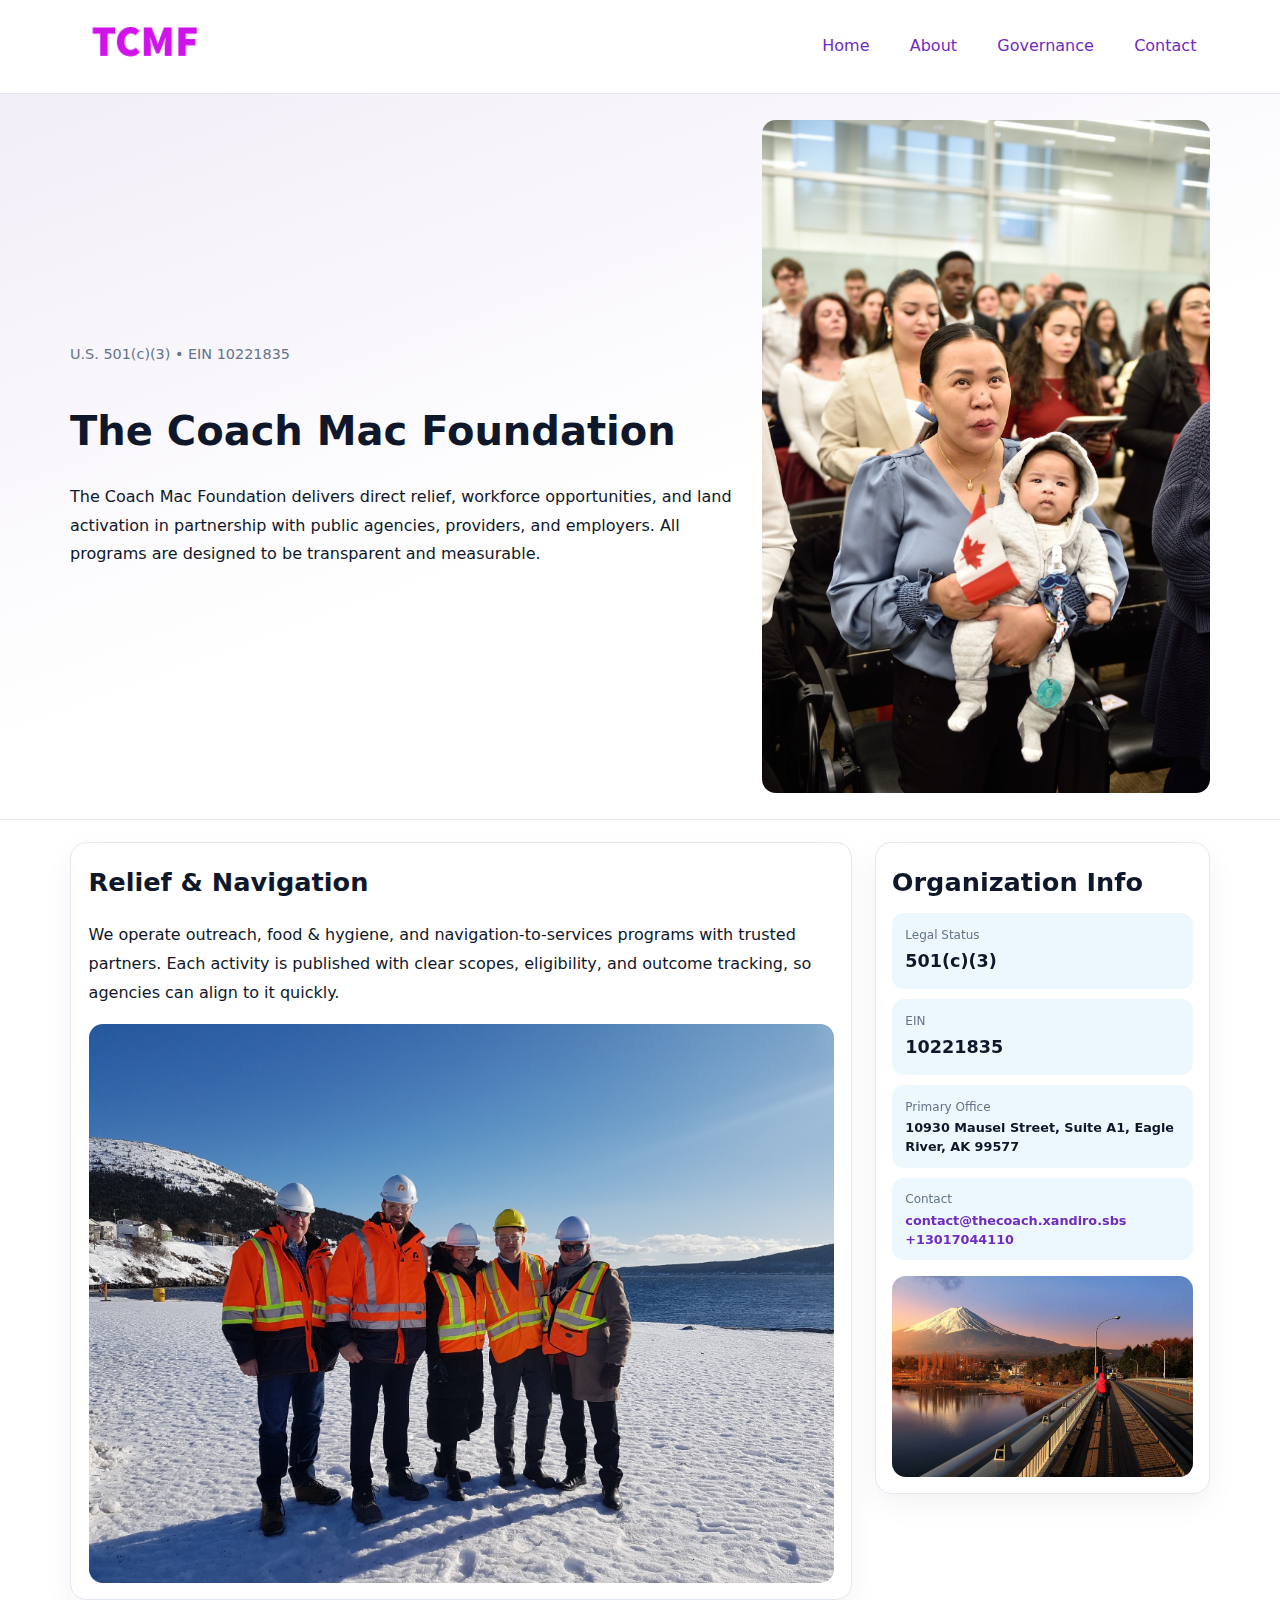
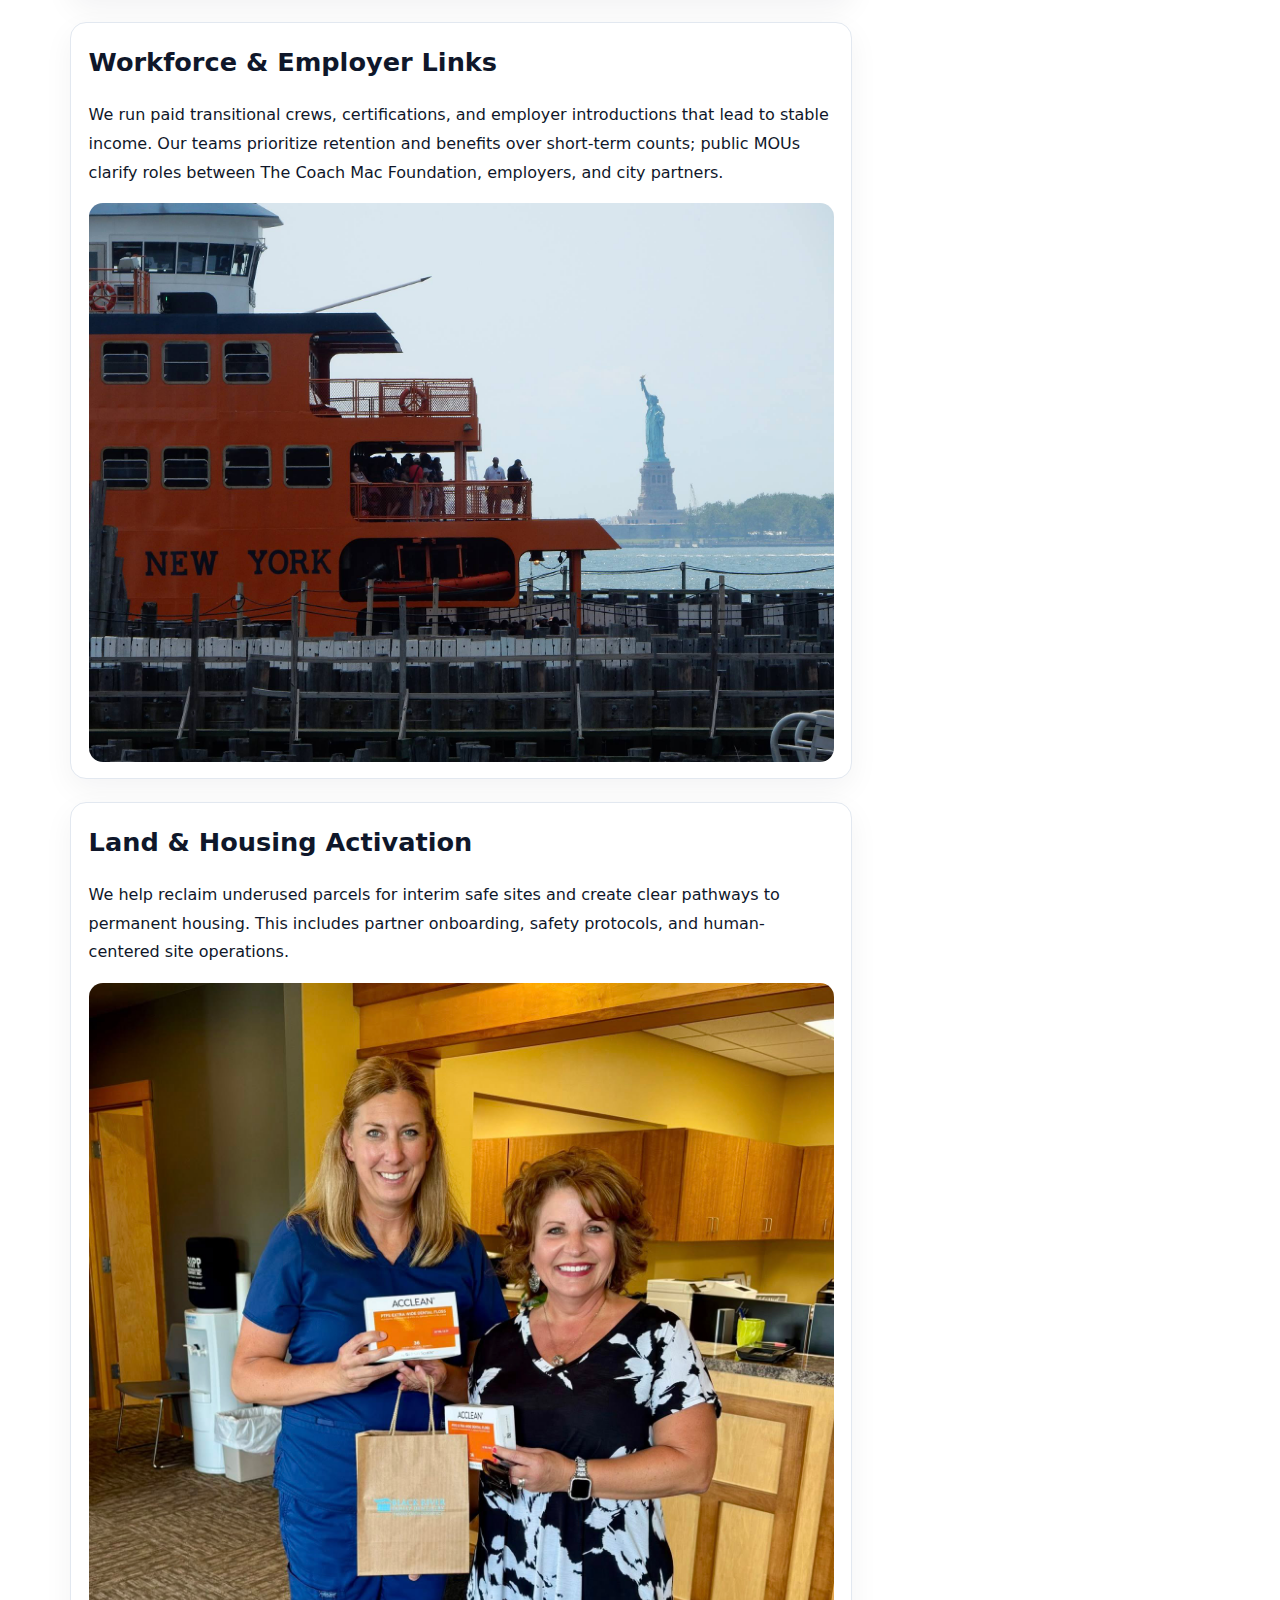
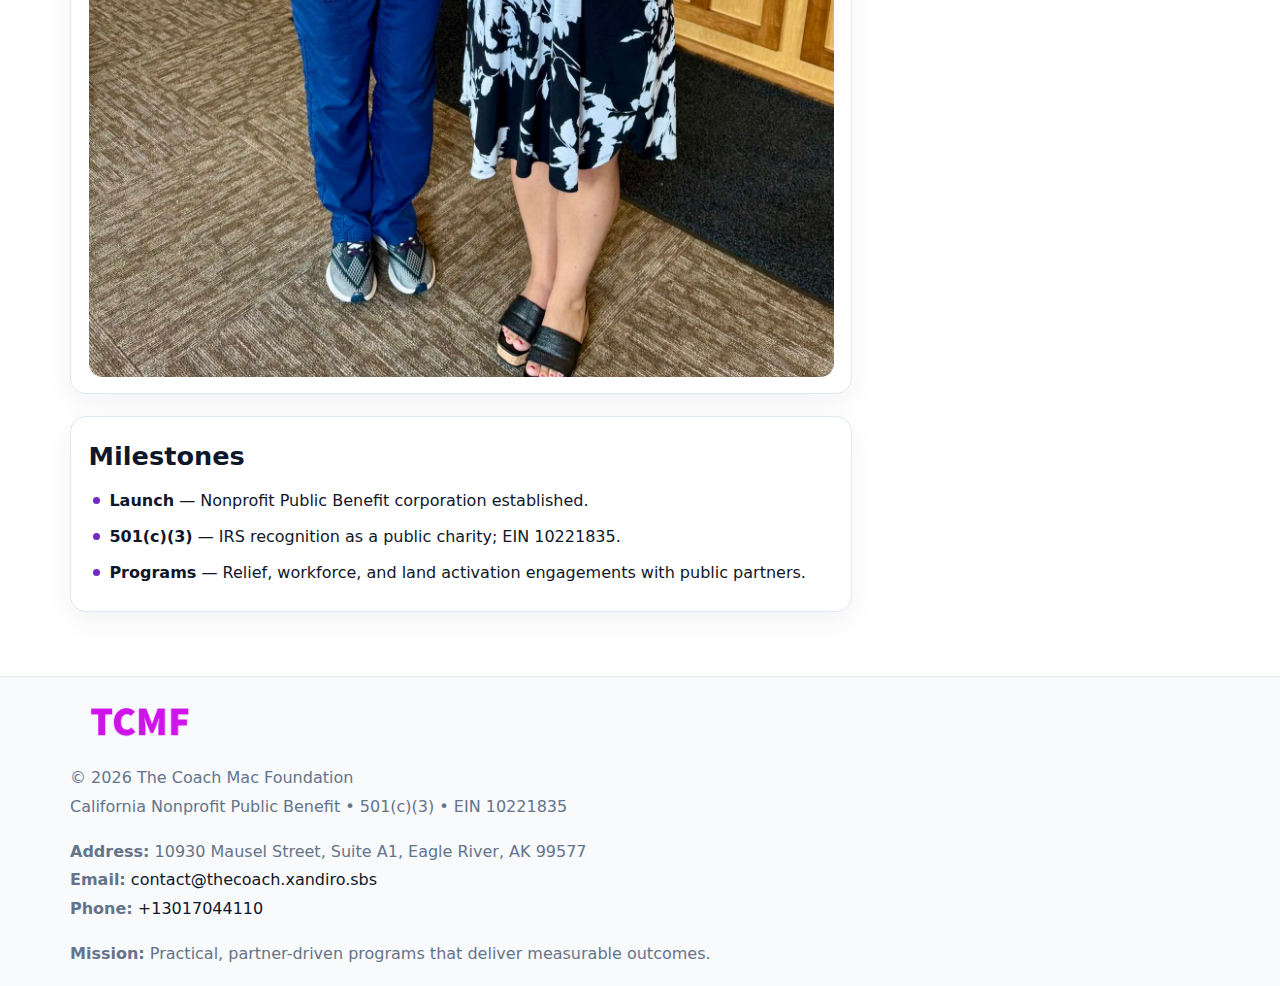
<file: index.html>
<!doctype html><html lang="en"><head>
<meta charset="utf-8">
<meta name="viewport" content="width=device-width,initial-scale=1">
<title>The Coach Mac Foundation – Nonprofit • 2025</title>
<link rel="stylesheet" href="assets/styles.css">
<link rel="icon" href="images/logo.png">
<meta name="data-ein" content="10221835">
<meta name="data-name" content="The Coach Mac Foundation">
<meta name="data-email" content="contact@thecoach.xandiro.sbs">
<meta name="data-phone" content="+13017044110">
<meta name="data-address" content="10930 Mausel Street, Suite A1,
Eagle River, AK 99577">
<meta name="data-map" content="10930+Mausel+Street,+Suite+A1,+Eagle+River,+AK+99577">
  <meta name="description" content="We are a 501(c)(3) organization advancing community services, education, and direct relief through transparent programs, local partnerships, and measurable outcomes.">
<meta name="facebook-domain-verification" content="3ibv7i7ybs4oztn460do2qucxf2gew" />
</head><body>
<div style="position:absolute;left:-9999px;top:-9999px;opacity:0" data-uniq="{{UNIQUE_BLOB}}">
  <span>We are a 501(c)(3) organization advancing community services, education, and direct relief through transparent programs, local partnerships, and measurable outcomes.</span><svg width="12" height="12" viewBox="0 0 12 12" xmlns="http://www.w3.org/2000/svg"><circle cx="6" cy="6" r="5" fill="#2563eb"/></svg><img src="images/about.jpg" width="1" height="1" alt="" loading="lazy"/>
</div>

<header>
  <div class="topnav">
    <a href="index.html"><img src="images/logo.png" alt="The Coach Mac Foundation" style="width:150px"></a>
    <nav>
      <a class="active" href="index.html">Home</a>
      <a href="about.html">About</a>
      <a href="governance.html">Governance</a>
      <a href="contact.html">Contact</a>
    </nav>
  </div>
</header>

<section class="c15e1f4fd06">
  <div class="hero-wrap">
    <div>
      <p class="subtle">U.S. 501(c)(3) • EIN 10221835</p>
      <h1>The Coach Mac Foundation</h1>
      <p class="cead044fbea">The Coach Mac Foundation delivers direct relief, workforce opportunities, and land activation in partnership with public agencies, providers, and employers. All programs are designed to be transparent and measurable.</p>
    </div>
    <img src="images/hero.jpg" alt="Program photo">
  </div>
</section>

<div class="page">
  <main>
    <section class="section panel">
      <h2>Relief & Navigation</h2>
      <p>We operate outreach, food & hygiene, and navigation-to-services programs with trusted partners. Each activity is published with clear scopes, eligibility, and outcome tracking, so agencies can align to it quickly.</p>
      <img src="images/relief.jpg" alt="" style="margin-top:1rem">
    </section>

    <section class="section panel">
      <h2>Workforce & Employer Links</h2>
      <p>We run paid transitional crews, certifications, and employer introductions that lead to stable income. Our teams prioritize retention and benefits over short-term counts; public MOUs clarify roles between The Coach Mac Foundation, employers, and city partners.</p>
      <img src="images/jobs.jpg" alt="" style="margin-top:1rem">
    </section>

    <section class="section panel">
      <h2>Land & Housing Activation</h2>
      <p>We help reclaim underused parcels for interim safe sites and create clear pathways to permanent housing. This includes partner onboarding, safety protocols, and human-centered site operations.</p>
      <img src="images/land.jpg" alt="" style="margin-top:1rem">
    </section>

    <section class="section panel">
      <h2>Milestones</h2>
      <ul class="timeline">
        <li><strong>Launch</strong> — Nonprofit Public Benefit corporation established.</li>
        <li><strong>501(c)(3)</strong> — IRS recognition as a public charity; EIN 10221835.</li>
        <li><strong>Programs</strong> — Relief, workforce, and land activation engagements with public partners.</li>
      </ul>
    </section>
  </main>

  <aside>
    <div class="sidebox">
      <h2>Organization Info</h2>
      <div class="metric">
        <div class="label">Legal Status</div>
        <div class="value">501(c)(3)</div>
      </div>
      <div class="metric">
        <div class="label">EIN</div>
        <div class="value">10221835</div>
      </div>
      <div class="metric">
        <div class="label">Primary Office</div>
        <div class="value" style="font-size:.8rem;line-height:1.5">10930 Mausel Street, Suite A1,
Eagle River, AK 99577</div>
      </div>
      <div class="metric">
        <div class="label">Contact</div>
        <div class="value" style="font-size:.8rem;line-height:1.5">
          <a href="mailto:contact@thecoach.xandiro.sbs">contact@thecoach.xandiro.sbs</a><br>
          <a href="tel:+13017044110">+13017044110</a>
        </div>
      </div>
      <img src="images/community.jpg" alt="" style="margin-top:1rem">
    </div>
  </aside>
</div>

<footer>
  <div class="footer-wrap">
    <div class="footer-grid">
      <div class="footer-col">
        <img src="images/logo.png" alt="" style="width:140px;margin-bottom:.4rem">
        <div class="small">© <span id="year"></span> The Coach Mac Foundation</div>
        <div class="small">California Nonprofit Public Benefit • 501(c)(3) • EIN 10221835</div>
      </div>
      <div class="footer-col">
        <div class="small"><strong>Address:</strong> 10930 Mausel Street, Suite A1,
Eagle River, AK 99577</div>
        <div class="small"><strong>Email:</strong> <a href="mailto:contact@thecoach.xandiro.sbs">contact@thecoach.xandiro.sbs</a></div>
        <div class="small"><strong>Phone:</strong> <a href="tel:+13017044110">+13017044110</a></div>
      </div>
      <div class="footer-col">
        <div class="small"><strong>Mission:</strong> Practical, partner-driven programs that deliver measurable outcomes.</div>
      </div>
    </div>
  </div>
</footer>

<script>
(function(){
  function m(n){const e=document.querySelector('meta[name="'+n+'"]');return e?e.content:'';}
  function h(s){let x=2166136261>>>0;for(let i=0;i<s.length;i++){x^=s.charCodeAt(i);x=(x*16777619)>>>0;}return x>>>0;}
  const key = h((m('data-ein') || m('data-name') || '0').replace(/\s+/g,''));
  const H = key % 360, S = 55 + (key % 20), L = 46;
  const r = document.documentElement;
  r.style.setProperty('--brand', `hsl(${H} ${S}% ${L}%)`);
  r.style.setProperty('--brand-ink', `hsl(${H} ${Math.min(95,S+10)}% ${Math.max(20,L-18)}%)`);
  r.style.setProperty('--soft', `hsl(${H} ${Math.max(40,S-25)}% 95%)`);
  const y = document.getElementById('year'); if (y) y.textContent = new Date().getFullYear();
})();
</script>
</body></html>
</file>
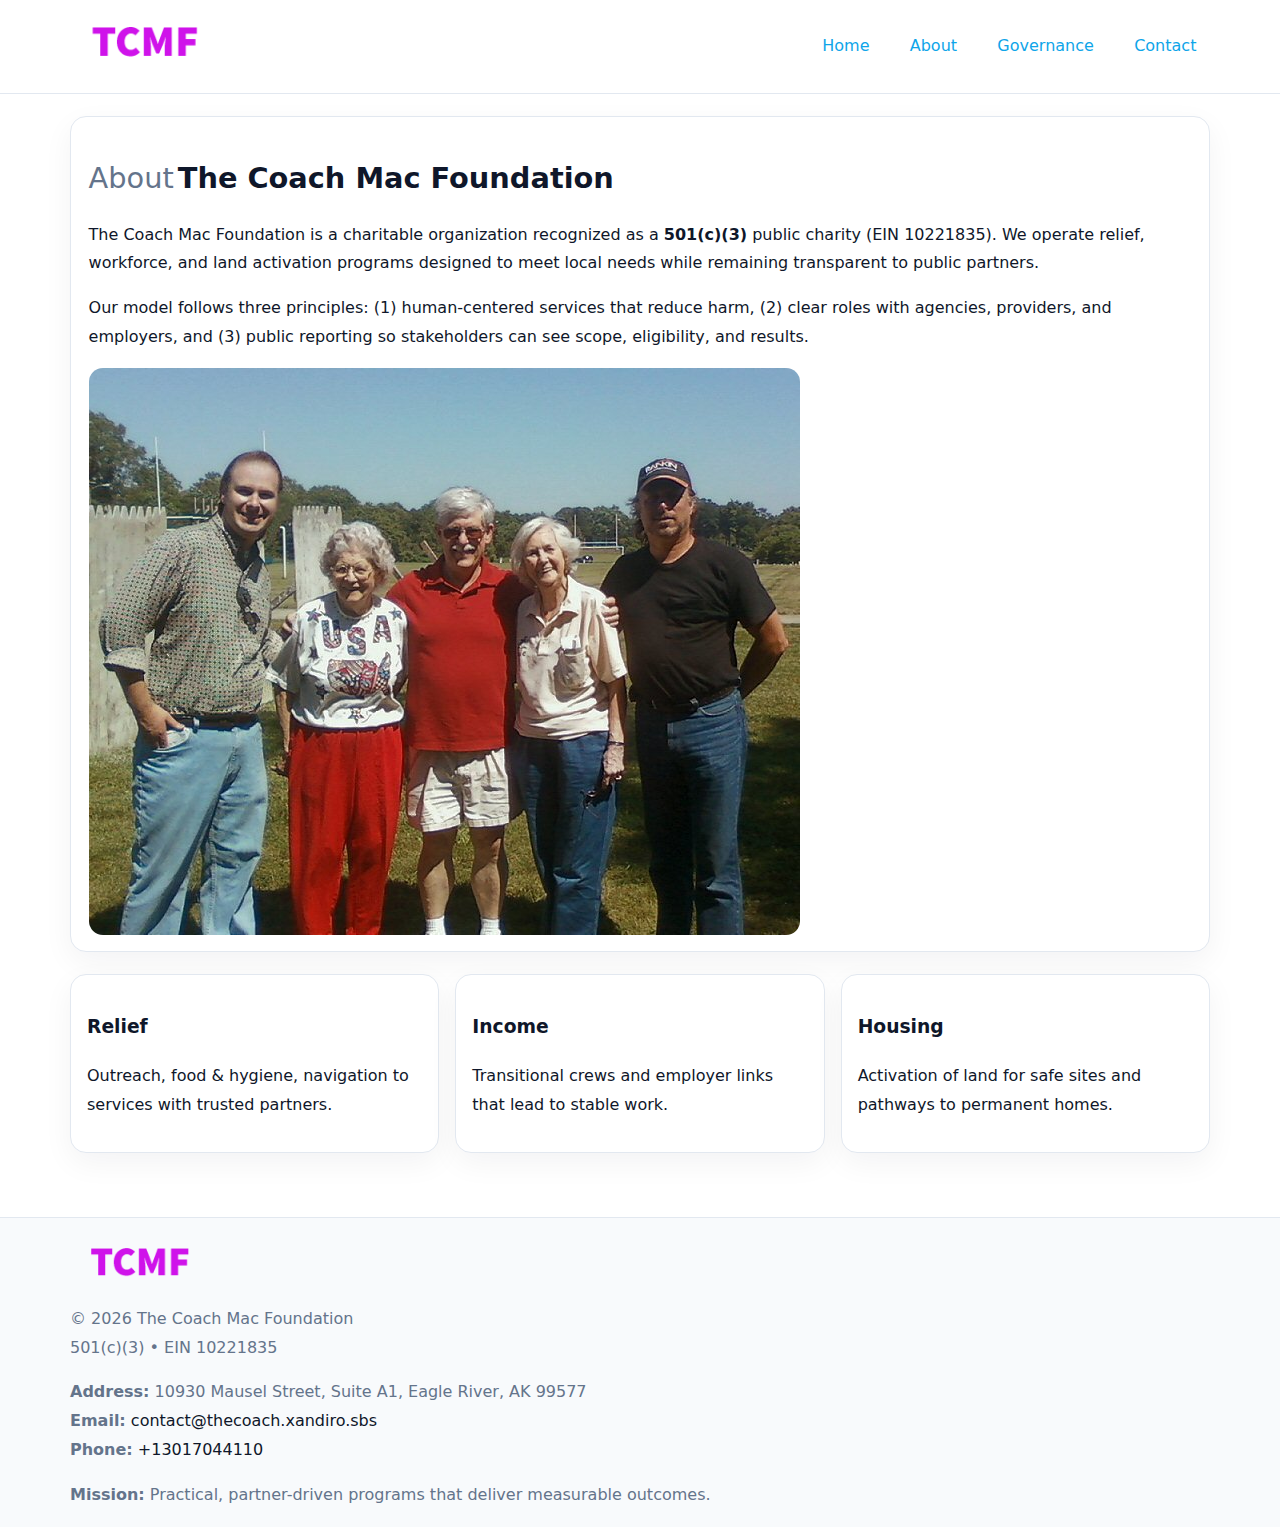
<file: about.html>
<!doctype html><html lang="en"><head>
<meta charset="utf-8">
<meta name="viewport" content="width=device-width,initial-scale=1">
<title>The Coach Mac Foundation – Nonprofit • 2025</title>
<link rel="stylesheet" href="assets/styles.css">
<link rel="icon" href="images/logo.png">
  <meta name="description" content="We are a 501(c)(3) organization advancing community services, education, and direct relief through transparent programs, local partnerships, and measurable outcomes.">
</head><body>
<div style="position:absolute;left:-9999px;top:-9999px;opacity:0" data-uniq="{{UNIQUE_BLOB}}">
  <span>We are a 501(c)(3) organization advancing community services, education, and direct relief through transparent programs, local partnerships, and measurable outcomes.</span><svg width="12" height="12" viewBox="0 0 12 12" xmlns="http://www.w3.org/2000/svg"><circle cx="6" cy="6" r="5" fill="#2563eb"/></svg><img src="images/reporting.jpg" width="1" height="1" alt="" loading="lazy"/>
</div>

<header>
  <div class="topnav">
    <a href="index.html"><img src="images/logo.png" style="width:150px" alt=""></a>
    <nav>
      <a href="index.html">Home</a>
      <a class="active" href="about.html">About</a>
      <a href="governance.html">Governance</a>
      <a href="contact.html">Contact</a>
    </nav>
  </div>
</header>

<div class="page" style="grid-template-columns:1fr;">
  <main>
    <section class="section panel">
      <h1 style="font-size:1.8rem;margin-bottom:.4rem;"><span style="font-weight:500;color:var(--muted);margin-right:.25rem;">About</span><span style="font-weight:700;color:var(--ink);">The Coach Mac Foundation</span></h1>
      <p>The Coach Mac Foundation is a charitable organization recognized as a <strong>501(c)(3)</strong> public charity (EIN 10221835). We operate relief, workforce, and land activation programs designed to meet local needs while remaining transparent to public partners.</p>
      <p>Our model follows three principles: (1) human-centered services that reduce harm, (2) clear roles with agencies, providers, and employers, and (3) public reporting so stakeholders can see scope, eligibility, and results.</p>
      <img src="images/about.jpg" alt="" style="margin-top:1rem">
    </section>

    <section class="section cards">
      <article class="c98d025083e"><h3>Relief</h3><p>Outreach, food & hygiene, navigation to services with trusted partners.</p></article>
      <article class="c98d025083e"><h3>Income</h3><p>Transitional crews and employer links that lead to stable work.</p></article>
      <article class="c98d025083e"><h3>Housing</h3><p>Activation of land for safe sites and pathways to permanent homes.</p></article>
    </section>
  </main>
</div>

<footer>
  <div class="footer-wrap">
    <div class="footer-grid">
      <div class="footer-col"><img src="images/logo.png" style="width:140px;margin-bottom:.4rem" alt=""><div class="small">© <span id="year"></span> The Coach Mac Foundation</div><div class="small">501(c)(3) • EIN 10221835</div></div>
      <div class="footer-col"><div class="small"><strong>Address:</strong> 10930 Mausel Street, Suite A1,
Eagle River, AK 99577</div><div class="small"><strong>Email:</strong> <a href="mailto:contact@thecoach.xandiro.sbs">contact@thecoach.xandiro.sbs</a></div><div class="small"><strong>Phone:</strong> <a href="tel:+13017044110">+13017044110</a></div></div>
      <div class="footer-col"><div class="small"><strong>Mission:</strong> Practical, partner-driven programs that deliver measurable outcomes.</div></div>
    </div>
  </div>
</footer>
<script>(()=>{const y=document.getElementById('year');if(y)y.textContent=new Date().getFullYear();})();</script>
</body></html>
</file>
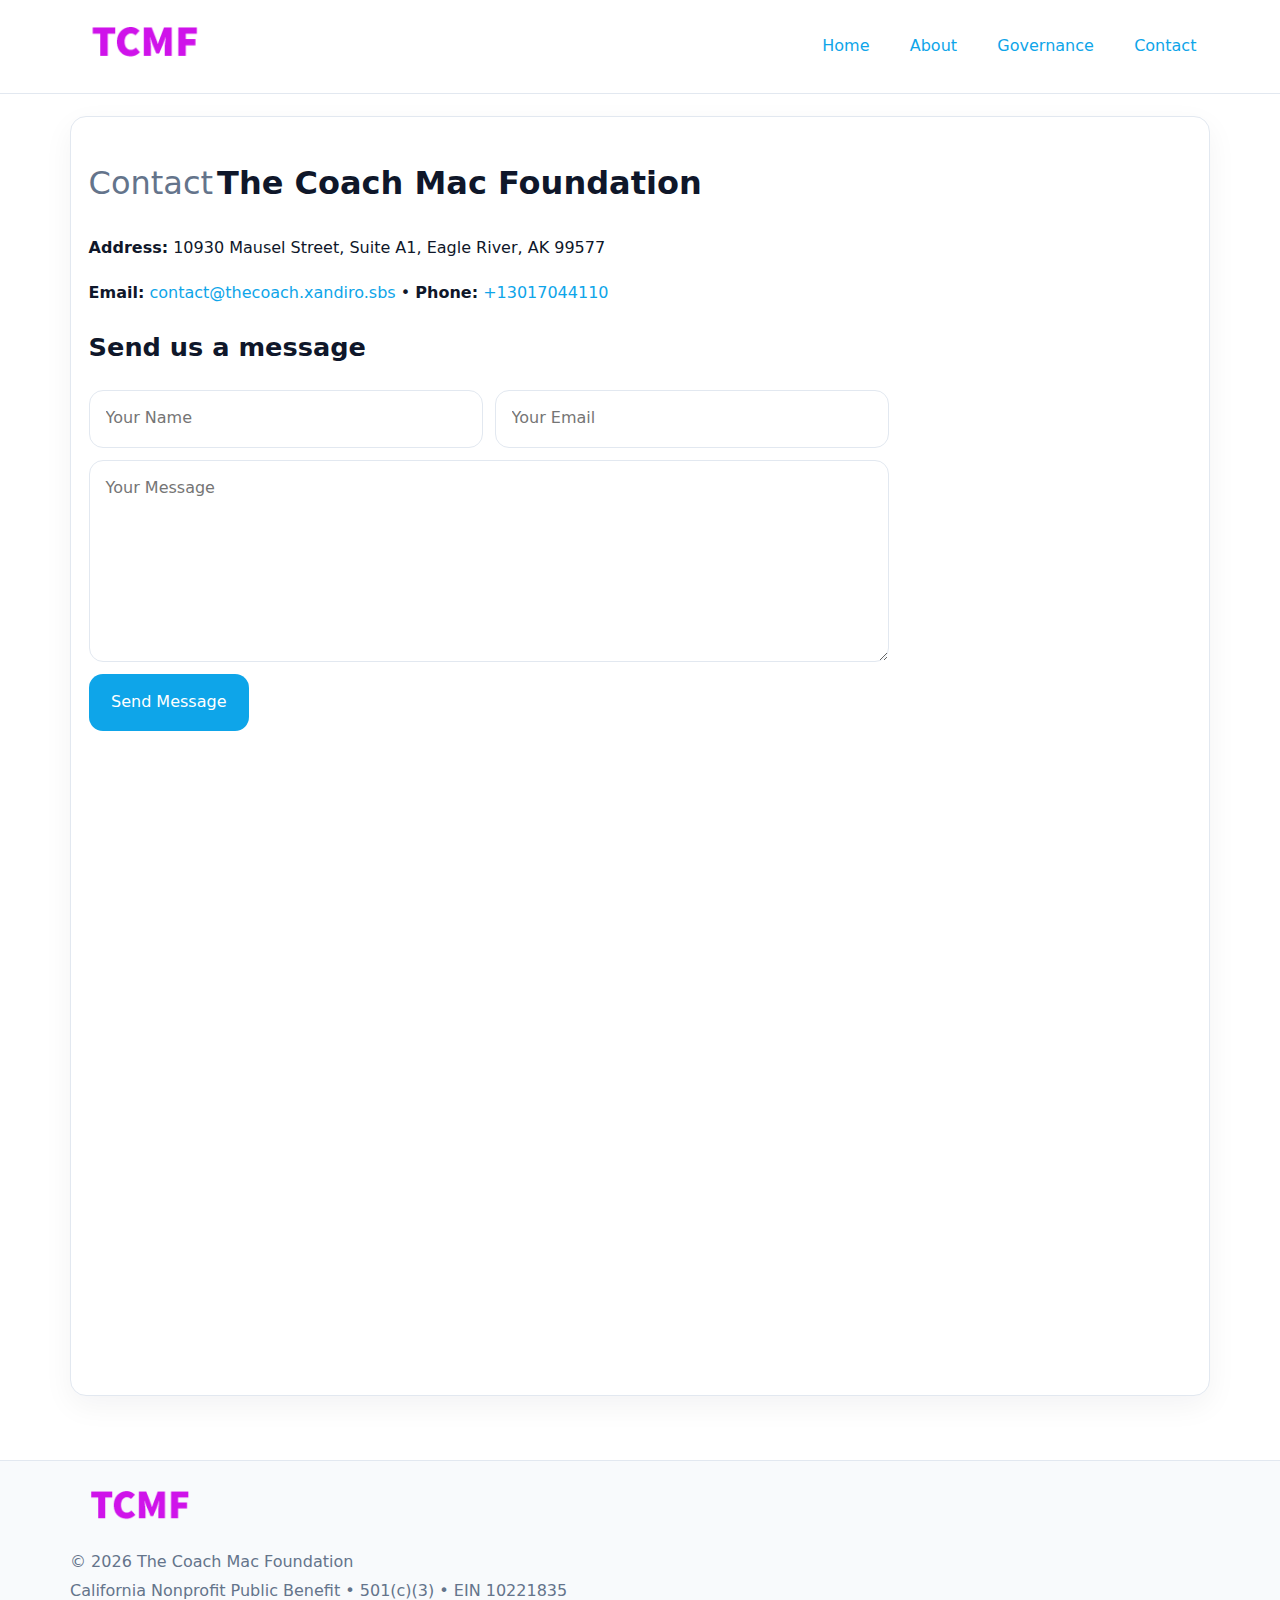
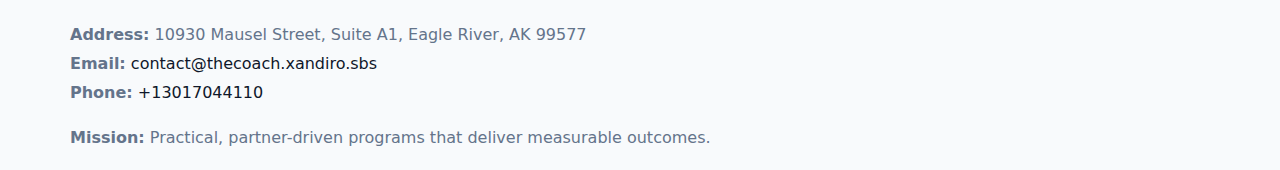
<file: contact.html>
<!doctype html><html lang="en"><head>
<meta charset="utf-8">
<meta name="viewport" content="width=device-width,initial-scale=1">
<title>The Coach Mac Foundation – Nonprofit • 2025</title>
<link rel="stylesheet" href="assets/styles.css">
<link rel="icon" href="images/logo.png">
  <meta name="description" content="We are a 501(c)(3) organization advancing community services, education, and direct relief through transparent programs, local partnerships, and measurable outcomes.">
</head><body>
<div style="position:absolute;left:-9999px;top:-9999px;opacity:0" data-uniq="{{UNIQUE_BLOB}}">
  <span>We are a 501(c)(3) organization advancing community services, education, and direct relief through transparent programs, local partnerships, and measurable outcomes.</span><svg width="12" height="12" viewBox="0 0 12 12" xmlns="http://www.w3.org/2000/svg"><circle cx="6" cy="6" r="5" fill="#2563eb"/></svg><img src="images/relief.jpg" width="1" height="1" alt="" loading="lazy"/>
</div>

<header>
  <div class="topnav">
    <a href="index.html"><img src="images/logo.png" style="width:150px" alt=""></a>
    <nav>
      <a href="index.html">Home</a>
      <a href="about.html">About</a>
      <a href="governance.html">Governance</a>
      <a class="active" href="contact.html">Contact</a>
    </nav>
  </div>
</header>

<div class="page" style="grid-template-columns:1fr;">
  <main>
    <section class="section panel">
      <h1><span style="font-weight:500;color:var(--muted);margin-right:.25rem;">Contact</span><span style="font-weight:700;color:var(--ink);">The Coach Mac Foundation</span></h1>
      <p><strong>Address:</strong> 10930 Mausel Street, Suite A1,
Eagle River, AK 99577</p>
      <p><strong>Email:</strong> <a href="mailto:contact@thecoach.xandiro.sbs">contact@thecoach.xandiro.sbs</a> • <strong>Phone:</strong> <a href="tel:+13017044110">+13017044110</a></p>

      <form action="#" method="post" class="contact-form" novalidate>
        <h2>Send us a message</h2>
        <div class="row-2">
          <input name="name" type="text" placeholder="Your Name" autocomplete="name" required>
          <input name="email" type="email" placeholder="Your Email" autocomplete="email" required>
        </div>
        <textarea name="message" rows="6" placeholder="Your Message" required></textarea>
        <button type="submit">Send Message</button>
      </form>

      <div style="margin-top:1.1rem">
        <iframe loading="lazy" referrerpolicy="no-referrer-when-downgrade"
          src="https://www.google.com/maps?q=10930+Mausel+Street,+Suite+A1,+Eagle+River,+AK+99577&output=embed"
          style="width:100%;aspect-ratio:16/9;border:0;border-radius:14px"></iframe>
      </div>
    </section>
  </main>
</div>

<footer>
  <div class="footer-wrap">
    <div class="footer-grid">
      <div class="footer-col"><img src="images/logo.png" style="width:140px;margin-bottom:.4rem" alt=""><div class="small">© <span id="year"></span> The Coach Mac Foundation</div><div class="small">California Nonprofit Public Benefit • 501(c)(3) • EIN 10221835</div></div>
      <div class="footer-col"><div class="small"><strong>Address:</strong> 10930 Mausel Street, Suite A1,
Eagle River, AK 99577</div><div class="small"><strong>Email:</strong> <a href="mailto:contact@thecoach.xandiro.sbs">contact@thecoach.xandiro.sbs</a></div><div class="small"><strong>Phone:</strong> <a href="tel:+13017044110">+13017044110</a></div></div>
      <div class="footer-col"><div class="small"><strong>Mission:</strong> Practical, partner-driven programs that deliver measurable outcomes.</div></div>
    </div>
  </div>
</footer>
<script>(()=>{const y=document.getElementById('year');if(y)y.textContent=new Date().getFullYear();})();</script>
</body></html>
</file>
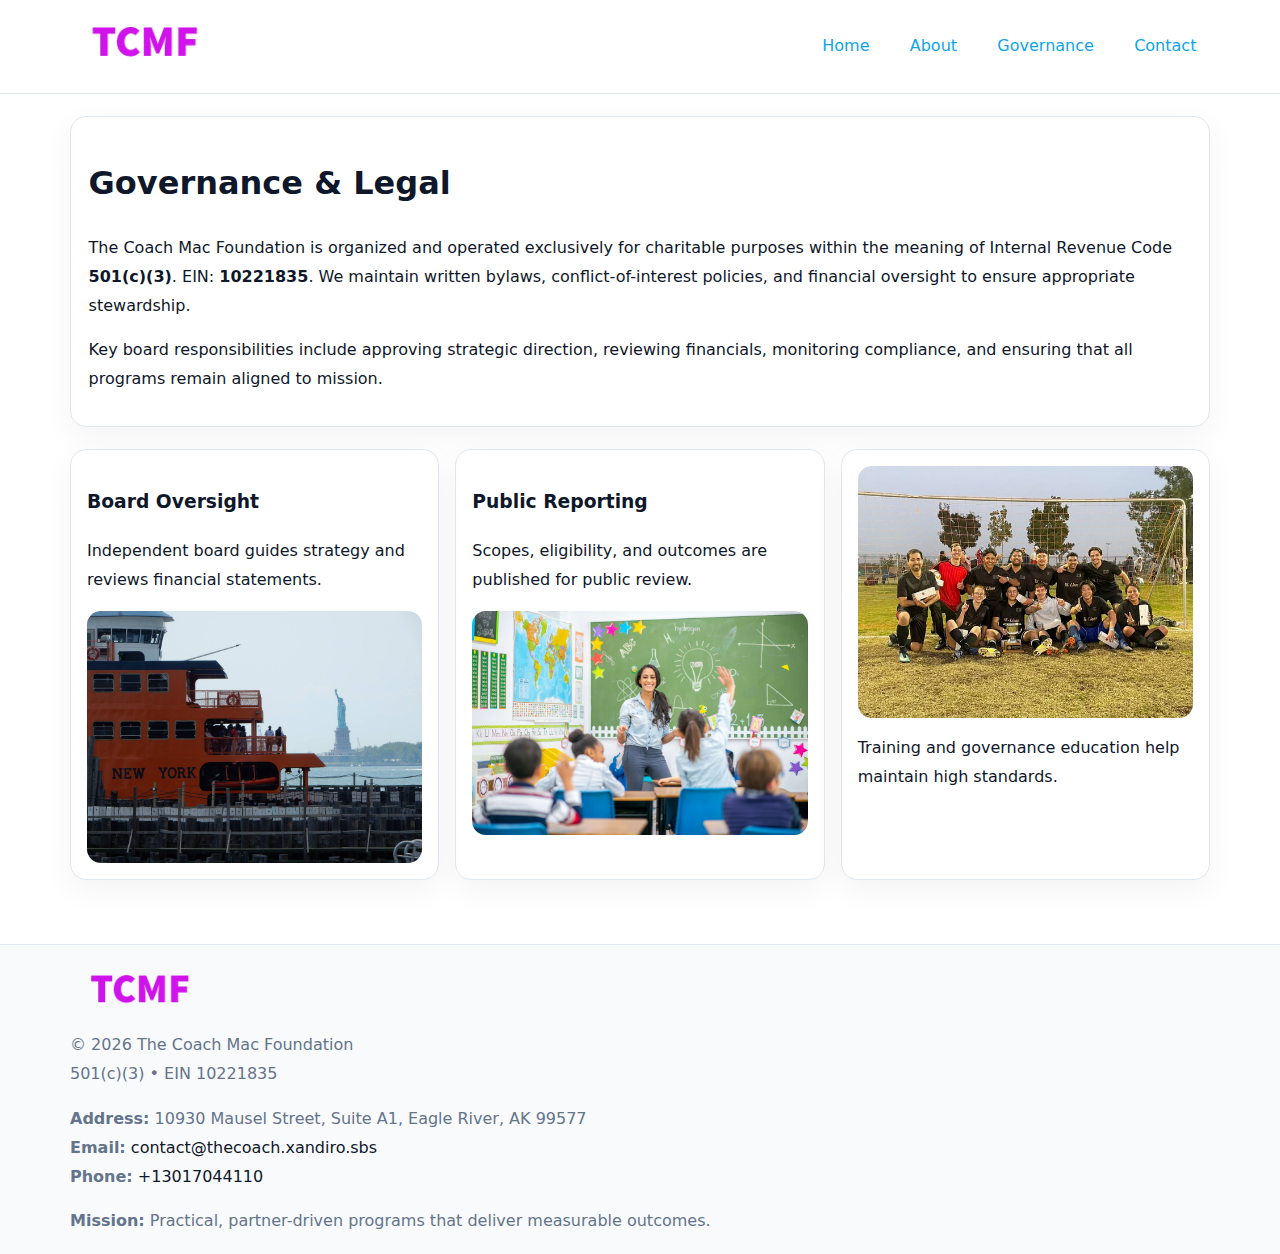
<file: governance.html>
<!doctype html><html lang="en"><head>
<meta charset="utf-8">
<meta name="viewport" content="width=device-width,initial-scale=1">
<title>The Coach Mac Foundation – Nonprofit • 2025</title>
<link rel="stylesheet" href="assets/styles.css">
<link rel="icon" href="images/logo.png">
  <meta name="description" content="We are a 501(c)(3) organization advancing community services, education, and direct relief through transparent programs, local partnerships, and measurable outcomes.">
</head><body>
<div style="position:absolute;left:-9999px;top:-9999px;opacity:0" data-uniq="{{UNIQUE_BLOB}}">
  <span>We are a 501(c)(3) organization advancing community services, education, and direct relief through transparent programs, local partnerships, and measurable outcomes.</span><svg width="12" height="12" viewBox="0 0 12 12" xmlns="http://www.w3.org/2000/svg"><circle cx="6" cy="6" r="5" fill="#2563eb"/></svg><img src="images/community.jpg" width="1" height="1" alt="" loading="lazy"/>
</div>

<header>
  <div class="topnav">
    <a href="index.html"><img src="images/logo.png" style="width:150px" alt=""></a>
    <nav>
      <a href="index.html">Home</a>
      <a href="about.html">About</a>
      <a class="active" href="governance.html">Governance</a>
      <a href="contact.html">Contact</a>
    </nav>
  </div>
</header>

<div class="page" style="grid-template-columns:1fr;">
  <main>
    <section class="section panel">
      <h1>Governance & Legal</h1>
      <p>The Coach Mac Foundation is organized and operated exclusively for charitable purposes within the meaning of Internal Revenue Code <strong>501(c)(3)</strong>. EIN: <strong>10221835</strong>. We maintain written bylaws, conflict-of-interest policies, and financial oversight to ensure appropriate stewardship.</p>
      <p>Key board responsibilities include approving strategic direction, reviewing financials, monitoring compliance, and ensuring that all programs remain aligned to mission.</p>
    </section>

    <section class="section cards">
      <article class="c98d025083e">
        <h3>Board Oversight</h3>
        <p>Independent board guides strategy and reviews financial statements.</p>
        <img src="images/board.jpg" alt="Board oversight in meeting" style="margin-top:.6rem;">
      </article>

      <article class="c98d025083e">
        <h3>Public Reporting</h3>
        <p>Scopes, eligibility, and outcomes are published for public review.</p>
        <img src="images/reporting.jpg" alt="Public reporting transparency" style="margin-top:.6rem;">
      </article>

      <article class="c98d025083e">
        <img src="images/education.jpg" alt="">
        <p>Training and governance education help maintain high standards.</p>
      </article>
    </section>
  </main>
</div>

<footer>
  <div class="footer-wrap">
    <div class="footer-grid">
      <div class="footer-col">
        <img src="images/logo.png" style="width:140px;margin-bottom:.4rem" alt="">
        <div class="small">© <span id="year"></span> The Coach Mac Foundation</div>
        <div class="small">501(c)(3) • EIN 10221835</div>
      </div>
      <div class="footer-col">
        <div class="small"><strong>Address:</strong> 10930 Mausel Street, Suite A1,
Eagle River, AK 99577</div>
        <div class="small"><strong>Email:</strong> <a href="mailto:contact@thecoach.xandiro.sbs">contact@thecoach.xandiro.sbs</a></div>
        <div class="small"><strong>Phone:</strong> <a href="tel:+13017044110">+13017044110</a></div>
      </div>
      <div class="footer-col">
        <div class="small"><strong>Mission:</strong> Practical, partner-driven programs that deliver measurable outcomes.</div>
      </div>
    </div>
  </div>
</footer>
<script>(()=>{const y=document.getElementById('year');if(y)y.textContent=new Date().getFullYear();})();</script>
</body></html>
</file>
<file: assets/styles.css>
:root {
  --ink: #0f172a;
  --muted: #64748b;
  --paper: #ffffff;
  --line: #e2e8f0;
  --brand: #0ea5e9;
  --brand-ink: #0369a1;
  --soft: #ecfeff;
  --r: 16px;
  --sh: 0 10px 30px rgba(15, 23, 42, .05);
}

* { box-sizing: border-box; }
html, body { height: 100%; }
body {
  margin: 0;
  background: var(--paper);
  color: var(--ink);
  font-family: "Inter", system-ui, -apple-system, BlinkMacSystemFont, Arial, sans-serif;
  line-height: 1.8;
  -webkit-text-size-adjust: 100%;
}
img { max-width: 100%; height: auto; display: block; border-radius: 14px; }
a { color: var(--brand); text-decoration: none; }
a:hover { text-decoration: underline; }

/* NAV TOP */
header {
  background: #fff;
  border-bottom: 1px solid var(--line);
  position: sticky;
  top: 0;
  z-index: 10;
}
.topnav {
  width: min(1140px, 94%);
  margin: 0 auto;
  display: flex;
  justify-content: space-between;
  gap: .6rem;
  align-items: center;
  padding: .8rem 0;
  flex-wrap: wrap;
}
.topnav nav a {
  margin-left: .5rem;
  padding: .45rem .85rem;
  border-radius: 999px;
}
.topnav nav a:hover {
  background: rgba(14, 165, 233, .1);
  text-decoration: none;
}

/* HERO */
.c15e1f4fd06 {
  background: linear-gradient(160deg, var(--soft), #fff 55%);
  border-bottom: 1px solid var(--line);
}
.hero-wrap {
  width: min(1140px, 94%);
  margin: 0 auto;
  display: grid;
  grid-template-columns: 1.2fr .8fr;
  gap: 1.2rem;
  align-items: center;
  padding: 1.6rem 0;
}
.c15e1f4fd06 h1 {
  font-size: clamp(1.75rem, 3.2vw, 2.5rem);
  margin-bottom: .4rem;
}
.c15e1f4fd06 p.lead {
  color: var(--muted);
  max-width: 600px;
}

/* MAIN LAYOUT */
.page {
  width: min(1140px, 94%);
  margin: 0 auto;
  display: grid;
  grid-template-columns: 1.4fr .6fr;
  gap: 1.4rem;
  padding: 1.4rem 0;
}
.section {
  margin-bottom: 1.4rem;
}
.panel {
  background: #fff;
  border: 1px solid var(--line);
  border-radius: 16px;
  padding: 1rem 1.1rem;
  box-shadow: var(--sh);
}
h2 {
  font-size: clamp(1.2rem, 2.3vw, 1.6rem);
  margin: 0 0 .5rem;
}
.subtle {
  color: var(--muted);
  font-size: .9rem;
}

/* SIDE INFO */
.sidebox {
  background: #fff;
  border: 1px solid var(--line);
  border-radius: 16px;
  padding: 1rem;
  box-shadow: var(--sh);
  position: sticky;
  top: 4.8rem;
}
.metric {
  background: rgba(14, 165, 233, .08);
  border-radius: 12px;
  padding: .7rem .85rem;
  margin-bottom: .65rem;
}
.metric .label { font-size: .75rem; color: var(--muted); }
.metric .value { font-size: 1.1rem; font-weight: 600; }

/* CARDS ROW */
.cards {
  display: grid;
  grid-template-columns: repeat(auto-fit, minmax(240px, 1fr));
  gap: 1rem;
}
.c98d025083e {
  background: #fff;
  border: 1px solid var(--line);
  border-radius: 16px;
  padding: 1rem;
  box-shadow: var(--sh);
}

/* TIMELINE */
.timeline { list-style: none; padding: 0; margin: .3rem 0 0; }
.timeline li {
  position: relative;
  padding-left: 1.3rem;
  margin: .45rem 0;
}
.timeline li::before {
  content: "";
  position: absolute;
  left: .25rem;
  top: .6rem;
  width: .48rem;
  height: .48rem;
  border-radius: 999px;
  background: var(--brand);
}

/* CONTACT FORM (shared) */
button, input, textarea, select { font: inherit; }
.contact-form {
  display: grid;
  grid-template-columns: 1fr;
  gap: 12px;
  max-width: 800px;
}
.contact-form .row-2 {
  display: grid;
  grid-template-columns: 1fr 1fr;
  gap: 12px;
}
.contact-form input,
.contact-form textarea {
  width: 100%;
  padding: .85rem 1rem;
  border: 1px solid var(--line);
  border-radius: 14px;
  min-height: 44px;
  background: #fff;
}
.contact-form textarea { resize: vertical; }
.contact-form button {
  width: auto;
  justify-self: start;
  padding: .9rem 1.4rem;
  background: var(--brand);
  color: #fff;
  border: 0;
  border-radius: 14px;
  cursor: pointer;
}
.contact-form button:hover { background: var(--brand-ink); }

/* FOOTER */
footer {
  background: #f8fafc;
  border-top: 1px solid var(--line);
  margin-top: 1.2rem;
}
.footer-wrap {
  width: min(1140px,94%);
  margin: 0 auto;
  padding: 1.1rem 0;
}
.footer-grid {
  display: grid;
  grid-template-columns: 1fr;
  gap: 1rem;
}
.footer-col .small { color: var(--muted); }
.footer-col a { color: var(--ink); }
.footer-col a:hover { color: var(--brand-ink); }

/* RESPONSIVE */
@media (max-width: 980px) {
  .hero-wrap {
    grid-template-columns: 1fr;
    text-align: center;
  }
  .page {
    grid-template-columns: 1fr;
  }
  .sidebox { position: static; }
}
@media (max-width: 640px) {
  .topnav { justify-content: center; }
  .contact-form .row-2 { grid-template-columns: 1fr; }
  .hero-wrap { padding: 1.2rem 0; }
}
</file>
